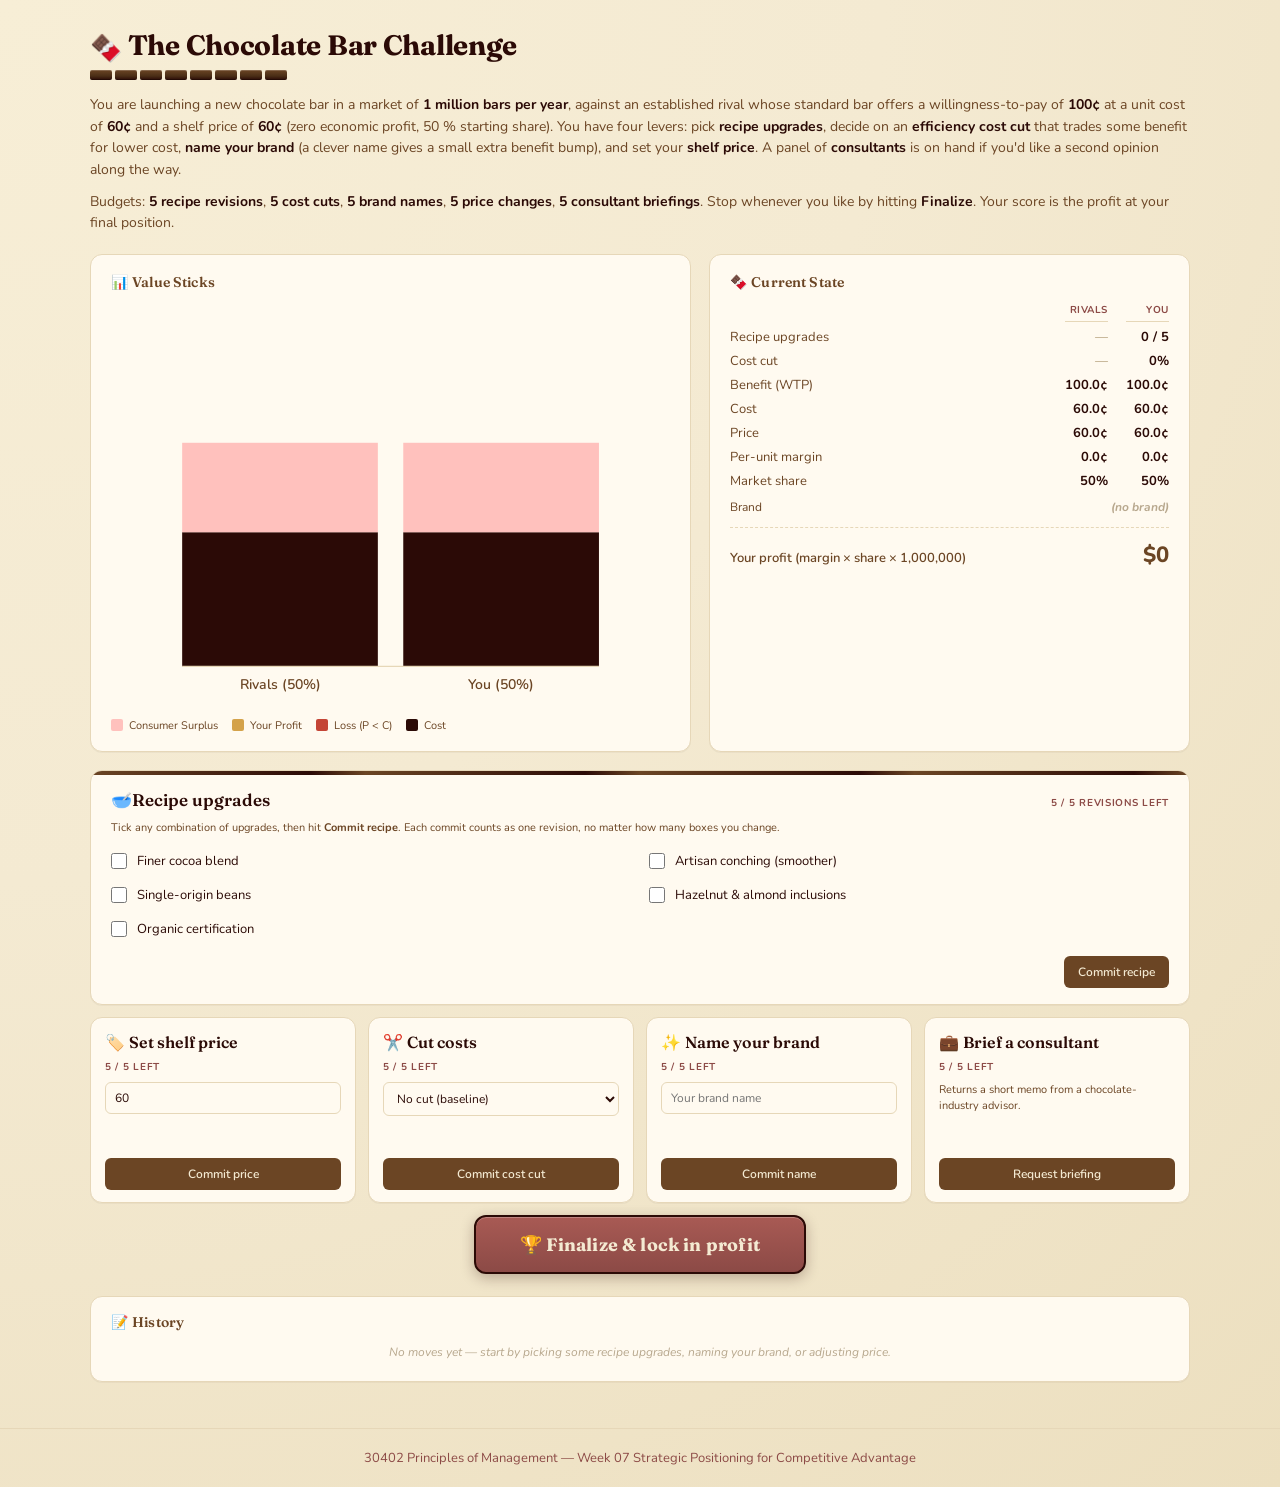
<file: chocolate_bar-challenge.html>
<!DOCTYPE html>
<html lang="en">
<head>
<meta charset="UTF-8">
<meta name="viewport" content="width=device-width, initial-scale=1.0">
<title>The Chocolate Bar Challenge</title>
<link rel="preconnect" href="https://fonts.googleapis.com">
<link rel="preconnect" href="https://fonts.gstatic.com" crossorigin>
<link href="https://fonts.googleapis.com/css2?family=Fraunces:ital,opsz,wght@0,9..144,500;0,9..144,600;0,9..144,700;0,9..144,800;1,9..144,500&family=Nunito:wght@400;600;700;800&display=swap" rel="stylesheet">
<style>
  *, *::before, *::after { box-sizing: border-box; margin: 0; padding: 0; }
  body {
    font-family: 'Nunito', system-ui, -apple-system, sans-serif;
    background:
      radial-gradient(circle at top left, #f7eed6 0%, #f4ead2 45%, #ecdfbf 100%);
    color: #2b0a06;
    min-height: 100vh;
    display: flex;
    flex-direction: column;
  }
  main { flex: 1; padding: 28px 24px; }
  .container { max-width: 1100px; margin: 0 auto; }
  h1 {
    font-family: 'Fraunces', 'Georgia', serif;
    font-size: 28px;
    font-weight: 700;
    margin-bottom: 6px;
    color: #2b0a06;
    letter-spacing: -0.01em;
    font-optical-sizing: auto;
  }
  h1 .emoji { font-size: 26px; margin-right: 6px; vertical-align: -2px; }
  .choco-bar {
    display: flex;
    gap: 3px;
    margin: 6px 0 14px;
  }
  .choco-bar span {
    width: 22px;
    height: 10px;
    border-radius: 2px;
    background: linear-gradient(180deg, #6b4524 0%, #4a2e16 60%, #2b0a06 100%);
    box-shadow: inset 0 1px 0 rgba(255,255,255,0.18), inset 0 -1px 0 rgba(0,0,0,0.25);
  }
  .subtitle { color: #6b4524; font-size: 14px; margin-bottom: 20px; line-height: 1.55; }
  .subtitle strong { color: #2b0a06; }

  .game-grid {
    display: grid;
    grid-template-columns: 1.25fr 1fr;
    gap: 18px;
    margin-bottom: 18px;
  }
  @media (max-width: 880px) { .game-grid { grid-template-columns: 1fr; } }

  .card {
    background: #fffaf0;
    border: 1px solid #e6d7b8;
    border-radius: 12px;
    padding: 18px 20px;
    box-shadow: 0 1px 0 rgba(43, 10, 6, 0.04);
  }
  .card h3 {
    font-family: 'Fraunces', 'Georgia', serif;
    font-size: 14px;
    font-weight: 600;
    color: #6b4524;
    letter-spacing: 0.01em;
    margin-bottom: 12px;
  }
  .card h3 .emoji { margin-right: 4px; }

  .chart-svg { display: block; width: 100%; height: auto; }

  .legend { display: flex; gap: 14px; margin-top: 8px; font-size: 11px; flex-wrap: wrap; }
  .legend .item { display: flex; align-items: center; gap: 6px; color: #6b4524; }
  .legend .sw { width: 12px; height: 12px; border-radius: 2px; }

  /* Stats table */
  .stats-grid {
    display: grid;
    grid-template-columns: 1fr auto auto;
    gap: 6px 18px;
    font-size: 13px;
    align-items: center;
  }
  .stats-grid .col-head {
    font-size: 10px;
    font-weight: 700;
    text-transform: uppercase;
    letter-spacing: 0.05em;
    color: #8c4a46;
    text-align: right;
    padding-bottom: 4px;
    border-bottom: 1px solid #e6d7b8;
  }
  .stats-grid .label { color: #6b4524; }
  .stats-grid .val {
    font-weight: 700;
    color: #2b0a06;
    text-align: right;
    font-variant-numeric: tabular-nums;
  }
  .stats-grid .val.muted { color: #c8b89a; }
  .stats-grid .brand-line {
    grid-column: 1 / -1;
    display: flex;
    justify-content: space-between;
    font-size: 12px;
    color: #6b4524;
    padding: 3px 0 0;
  }
  .stats-grid .brand-line .name {
    font-weight: 700;
    color: #8c4a46;
    font-style: italic;
  }
  .profit-row {
    grid-column: 1 / -1;
    display: flex;
    justify-content: space-between;
    align-items: baseline;
    padding-top: 12px;
    margin-top: 6px;
    border-top: 1px dashed #e6d7b8;
  }
  .profit-row .label { font-weight: 600; color: #6b4524; font-size: 13px; }
  .profit-row .val {
    font-size: 22px;
    color: #6b4524;
    font-weight: 800;
    font-variant-numeric: tabular-nums;
  }
  .profit-row .val.negative { color: #8c4a46; }

  /* Recipe card (wide, distinct) */
  .recipe-card {
    background: #fffaf0;
    border: 1px solid #e6d7b8;
    border-radius: 12px;
    padding: 18px 20px 16px;
    margin-bottom: 12px;
    box-shadow: 0 1px 0 rgba(43, 10, 6, 0.04);
    position: relative;
    overflow: hidden;
  }
  .recipe-card::before {
    content: "";
    position: absolute;
    top: 0; left: 0; right: 0;
    height: 4px;
    background:
      linear-gradient(90deg,
        #6b4524 0%, #2b0a06 20%, #6b4524 25%,
        #2b0a06 45%, #6b4524 50%, #2b0a06 70%,
        #6b4524 75%, #2b0a06 95%, #6b4524 100%);
  }
  .recipe-head {
    display: flex;
    justify-content: space-between;
    align-items: baseline;
    margin-bottom: 10px;
  }
  .recipe-head h4 {
    font-family: 'Fraunces', 'Georgia', serif;
    font-size: 17px;
    font-weight: 600;
    color: #2b0a06;
  }
  .recipe-head .budget {
    font-size: 10px;
    color: #8c4a46;
    font-weight: 700;
    text-transform: uppercase;
    letter-spacing: 0.07em;
  }
  .recipe-note {
    font-size: 11px;
    color: #6b4524;
    line-height: 1.45;
    margin-bottom: 12px;
  }
  .recipe-options {
    display: grid;
    grid-template-columns: repeat(2, 1fr);
    gap: 8px 18px;
    margin-bottom: 14px;
  }
  @media (max-width: 720px) {
    .recipe-options { grid-template-columns: 1fr; }
  }
  .recipe-options label {
    display: flex;
    align-items: center;
    gap: 10px;
    font-size: 13px;
    color: #2b0a06;
    cursor: pointer;
    padding: 4px 0;
    user-select: none;
  }
  .recipe-options input[type="checkbox"] {
    width: 16px; height: 16px;
    accent-color: #6b4524;
    cursor: pointer;
  }
  .recipe-options .opt-name { flex: 1; }
  .recipe-options .opt-effect {
    font-size: 11px;
    color: #8c4a46;
    font-variant-numeric: tabular-nums;
    white-space: nowrap;
  }
  .recipe-commit {
    display: flex;
    justify-content: flex-end;
  }
  .recipe-commit button {
    padding: 8px 14px;
    background: #6b4524;
    color: #f4ead2;
    border: none;
    border-radius: 6px;
    font-size: 12px;
    font-weight: 600;
    cursor: pointer;
    font-family: inherit;
  }
  .recipe-commit button:hover:not(:disabled) { background: #8c5a30; }
  .recipe-commit button:disabled { background: #e6d7b8; color: #b8a88e; cursor: not-allowed; }

  /* Small action cards row */
  .actions {
    display: grid;
    grid-template-columns: repeat(4, 1fr);
    gap: 12px;
    margin-bottom: 12px;
  }
  @media (max-width: 880px) { .actions { grid-template-columns: 1fr 1fr; } }

  .action-card {
    background: #fffaf0;
    border: 1px solid #e6d7b8;
    border-radius: 12px;
    padding: 14px 14px 12px;
    display: flex;
    flex-direction: column;
    gap: 8px;
    box-shadow: 0 1px 0 rgba(43, 10, 6, 0.04);
  }
  .action-card h4 {
    font-family: 'Fraunces', 'Georgia', serif;
    font-size: 16px;
    font-weight: 600;
    color: #2b0a06;
  }
  .action-card h4 .emoji { margin-right: 4px; }
  .budget {
    font-size: 10px;
    color: #8c4a46;
    font-weight: 700;
    text-transform: uppercase;
    letter-spacing: 0.07em;
  }
  .budget.depleted { color: #c8b89a; }
  .action-card .hint-text {
    font-size: 11px;
    color: #6b4524;
    line-height: 1.45;
  }
  .action-card .brand-feedback {
    font-size: 11px;
    color: #8c4a46;
    line-height: 1.45;
    font-style: italic;
    min-height: 28px;
  }
  .action-card input,
  .action-card select {
    width: 100%;
    padding: 7px 9px;
    border: 1px solid #e6d7b8;
    border-radius: 6px;
    font-size: 12px;
    font-family: inherit;
    color: #2b0a06;
    background: #fffaf0;
  }
  .action-card input[type="number"] { font-variant-numeric: tabular-nums; }
  .action-card input:focus, .action-card select:focus { outline: none; border-color: #8c4a46; }
  .action-card button {
    padding: 8px 10px;
    background: #6b4524;
    color: #f4ead2;
    border: none;
    border-radius: 6px;
    font-size: 12px;
    font-weight: 600;
    cursor: pointer;
    font-family: inherit;
    margin-top: auto;
  }
  .action-card button:hover:not(:disabled) { background: #8c5a30; }
  .action-card button:disabled { background: #e6d7b8; color: #b8a88e; cursor: not-allowed; }

  .finalize-bar {
    display: flex;
    justify-content: center;
    margin: 10px 0 22px;
  }
  .finalize-bar button {
    font-family: 'Fraunces', 'Georgia', serif;
    padding: 16px 44px;
    background: linear-gradient(180deg, #a85a54 0%, #8c4a46 100%);
    color: #f4ead2;
    border: 2px solid #2b0a06;
    border-radius: 12px;
    font-size: 18px;
    font-weight: 700;
    letter-spacing: 0.01em;
    cursor: pointer;
    box-shadow: 0 4px 14px rgba(43, 10, 6, 0.28), inset 0 1px 0 rgba(255,255,255,0.25);
    transition: transform 0.1s ease, box-shadow 0.15s ease, filter 0.15s ease;
  }
  .finalize-bar button:hover:not(:disabled) {
    filter: brightness(1.08);
    box-shadow: 0 6px 18px rgba(43, 10, 6, 0.38), inset 0 1px 0 rgba(255,255,255,0.3);
    transform: translateY(-1px);
  }
  .finalize-bar button:active:not(:disabled) {
    transform: translateY(1px);
    box-shadow: 0 2px 8px rgba(43, 10, 6, 0.28), inset 0 1px 0 rgba(255,255,255,0.2);
  }
  .finalize-bar button:disabled {
    background: #e6d7b8;
    color: #b8a88e;
    border-color: #d5c29c;
    box-shadow: none;
    cursor: not-allowed;
  }

  /* Confirmation modal */
  .modal-overlay {
    position: fixed;
    inset: 0;
    background: rgba(43, 10, 6, 0.55);
    backdrop-filter: blur(2px);
    display: flex;
    align-items: center;
    justify-content: center;
    z-index: 100;
    animation: modal-fade 0.18s ease-out;
  }
  @keyframes modal-fade {
    from { opacity: 0; }
    to   { opacity: 1; }
  }
  .modal {
    background: #f4ead2;
    border: 1px solid #e6d7b8;
    border-radius: 14px;
    padding: 26px 28px 22px;
    max-width: 440px;
    width: calc(100% - 32px);
    box-shadow: 0 20px 50px rgba(43, 10, 6, 0.35);
    text-align: center;
    animation: modal-pop 0.22s ease-out;
  }
  @keyframes modal-pop {
    from { opacity: 0; transform: translateY(-6px) scale(0.98); }
    to   { opacity: 1; transform: translateY(0) scale(1); }
  }
  .modal h3 {
    font-family: 'Fraunces', 'Georgia', serif;
    font-size: 20px;
    font-weight: 700;
    color: #2b0a06;
    margin-bottom: 10px;
  }
  .modal p {
    font-size: 14px;
    color: #6b4524;
    line-height: 1.55;
    margin-bottom: 20px;
  }
  .modal-buttons {
    display: flex;
    gap: 12px;
    justify-content: center;
  }
  .modal-buttons button {
    font-family: inherit;
    padding: 10px 20px;
    border-radius: 8px;
    font-size: 14px;
    font-weight: 700;
    cursor: pointer;
    border: none;
  }
  .modal-buttons .cancel {
    background: #fffaf0;
    color: #6b4524;
    border: 1px solid #e6d7b8;
  }
  .modal-buttons .cancel:hover { background: #f7eed6; }
  .modal-buttons .confirm {
    background: linear-gradient(180deg, #a85a54 0%, #8c4a46 100%);
    color: #f4ead2;
    border: 2px solid #2b0a06;
  }
  .modal-buttons .confirm:hover { filter: brightness(1.08); }

  .consultant {
    background: #f4ead2;
    border: 1px solid #e6d7b8;
    border-radius: 12px;
    padding: 16px 22px;
    margin-bottom: 18px;
    line-height: 1.6;
  }
  .consultant.empty { display: none; }
  .consultant .who {
    font-size: 10px;
    font-weight: 700;
    text-transform: uppercase;
    letter-spacing: 0.07em;
    color: #8c4a46;
    margin-bottom: 6px;
  }
  .consultant blockquote {
    font-style: italic;
    color: #2b0a06;
    font-size: 14px;
    border-left: 3px solid #8c4a46;
    padding-left: 14px;
  }

  .history {
    background: #fffaf0;
    border: 1px solid #e6d7b8;
    border-radius: 12px;
    padding: 16px 20px;
    margin-bottom: 18px;
    box-shadow: 0 1px 0 rgba(43, 10, 6, 0.04);
  }
  .history h3 {
    font-family: 'Fraunces', 'Georgia', serif;
    font-size: 14px;
    font-weight: 600;
    color: #6b4524;
    letter-spacing: 0.01em;
    margin-bottom: 8px;
  }
  .history h3 .emoji { margin-right: 4px; }
  .history ol {
    list-style: none;
    padding: 0;
    font-size: 12px;
    color: #2b0a06;
    max-height: 200px;
    overflow-y: auto;
  }
  .history li {
    padding: 5px 0;
    display: flex;
    gap: 12px;
    align-items: baseline;
    border-bottom: 1px solid #f0e4c7;
  }
  .history li:last-child { border-bottom: none; }
  .history .empty-row { justify-content: center; color: #b8a88e; font-style: italic; }
  .history .move-num { color: #8c4a46; font-weight: 700; width: 28px; }
  .history .move-desc { flex: 1; }
  .history .move-profit {
    font-weight: 700;
    color: #6b4524;
    font-variant-numeric: tabular-nums;
  }
  .history .move-profit.muted { color: #b8a88e; font-weight: 500; font-style: italic; }

  .final-screen {
    background: #f4ead2;
    border: 2px solid #8c4a46;
    border-radius: 14px;
    padding: 26px 24px 24px;
    margin-bottom: 22px;
    text-align: center;
    box-shadow: 0 4px 18px rgba(43, 10, 6, 0.14);
    animation: final-reveal 0.4s ease-out;
  }
  @keyframes final-reveal {
    from { opacity: 0; transform: translateY(-8px); }
    to   { opacity: 1; transform: translateY(0); }
  }
  .final-screen h2 {
    font-family: 'Fraunces', 'Georgia', serif;
    font-size: 24px;
    font-weight: 700;
    color: #2b0a06;
    margin-bottom: 6px;
  }
  .final-screen .final-profit {
    font-size: 40px;
    font-weight: 800;
    color: #6b4524;
    margin: 6px 0 10px;
    font-variant-numeric: tabular-nums;
  }
  .final-screen .final-profit.negative { color: #8c4a46; }
  .final-screen .sub { font-size: 13px; color: #6b4524; line-height: 1.55; }
  .final-screen .sub + .sub { margin-top: 6px; }
  .final-screen .restart {
    margin-top: 16px;
    padding: 10px 22px;
    background: #8c4a46;
    color: #f4ead2;
    border: none;
    border-radius: 8px;
    font-weight: 700;
    font-size: 13px;
    cursor: pointer;
    font-family: inherit;
  }
  .final-screen .restart:hover { background: #a85a54; }

  footer {
    text-align: center;
    padding: 20px 24px;
    font-size: 13px;
    color: #8c4a46;
    border-top: 1px solid #e6d7b8;
  }

  .firm-label { font-size: 11px; fill: #6b4524; font-weight: 600; font-family: inherit; }
  .ax-tick { stroke: #e6d7b8; stroke-width: 1; }
</style>
</head>
<body>

<main>
  <div class="container">
    <h1><span class="emoji">&#127851;</span>The Chocolate Bar Challenge</h1>
    <div class="choco-bar" aria-hidden="true">
      <span></span><span></span><span></span><span></span><span></span><span></span><span></span><span></span>
    </div>
    <p class="subtitle">
      You are launching a new chocolate bar in a market of <strong>1&nbsp;million bars per year</strong>, against an established rival whose standard bar offers a willingness-to-pay of <strong>100&cent;</strong> at a unit cost of <strong>60&cent;</strong> and a shelf price of <strong>60&cent;</strong> (zero economic profit, 50&nbsp;% starting share). You have four levers: pick <strong>recipe upgrades</strong>, decide on an <strong>efficiency cost cut</strong> that trades some benefit for lower cost, <strong>name your brand</strong> (a clever name gives a small extra benefit bump), and set your <strong>shelf price</strong>. A panel of <strong>consultants</strong> is on hand if you'd like a second opinion along the way.
    </p>
    <p class="subtitle" style="margin-top:-10px;">
      Budgets: <strong>5 recipe revisions</strong>, <strong>5 cost cuts</strong>, <strong>5 brand names</strong>, <strong>5 price changes</strong>, <strong>5 consultant briefings</strong>. Stop whenever you like by hitting <strong>Finalize</strong>. Your score is the profit at your final position.
    </p>

    <div id="final-screen-slot"></div>

    <div class="game-grid">
      <div class="card">
        <h3><span class="emoji">&#128202;</span>Value Sticks</h3>
        <svg class="chart-svg" viewBox="0 0 440 320" id="chart"></svg>
        <div class="legend">
          <div class="item"><div class="sw" style="background:#ffc1bd"></div>Consumer Surplus</div>
          <div class="item"><div class="sw" style="background:#d4a24a"></div>Your Profit</div>
          <div class="item"><div class="sw" style="background:#c44536"></div>Loss (P &lt; C)</div>
          <div class="item"><div class="sw" style="background:#2b0a06"></div>Cost</div>
        </div>
      </div>
      <div class="card">
        <h3><span class="emoji">&#127851;</span>Current State</h3>
        <div class="stats-grid" id="stats-grid"></div>
      </div>
    </div>

    <div class="recipe-card">
      <div class="recipe-head">
        <h4><span class="emoji">&#129379;</span>Recipe upgrades</h4>
        <div class="budget" id="budget-recipe">5 / 5 revisions left</div>
      </div>
      <div class="recipe-note">
        Tick any combination of upgrades, then hit <strong>Commit recipe</strong>. Each commit counts as one revision, no matter how many boxes you change.
      </div>
      <div class="recipe-options" id="recipe-options"></div>
      <div class="recipe-commit">
        <button id="btn-recipe">Commit recipe</button>
      </div>
    </div>

    <div class="actions">
      <div class="action-card">
        <h4><span class="emoji">&#127991;&#65039;</span>Set shelf price</h4>
        <div class="budget" id="budget-price">5 / 5 left</div>
        <input type="number" id="input-price" step="1" min="0" max="150" value="60">
        <button id="btn-price">Commit price</button>
      </div>
      <div class="action-card">
        <h4><span class="emoji">&#9986;&#65039;</span>Cut costs</h4>
        <div class="budget" id="budget-costcut">5 / 5 left</div>
        <select id="input-costcut">
          <option value="0">No cut (baseline)</option>
          <option value="5">&minus;5 % cost &middot; &minus;2.5 % benefit</option>
          <option value="10">&minus;10 % cost &middot; &minus;5 % benefit</option>
          <option value="15">&minus;15 % cost &middot; &minus;7.5 % benefit</option>
          <option value="20">&minus;20 % cost &middot; &minus;10 % benefit</option>
          <option value="25">&minus;25 % cost &middot; &minus;12.5 % benefit</option>
          <option value="30">&minus;30 % cost &middot; &minus;15 % benefit</option>
        </select>
        <button id="btn-costcut">Commit cost cut</button>
      </div>
      <div class="action-card">
        <h4><span class="emoji">&#10024;</span>Name your brand</h4>
        <div class="budget" id="budget-brand">5 / 5 left</div>
        <input type="text" id="input-brand" maxlength="40" placeholder="Your brand name">
        <div class="brand-feedback" id="brand-feedback">&nbsp;</div>
        <button id="btn-brand">Commit name</button>
      </div>
      <div class="action-card">
        <h4><span class="emoji">&#128188;</span>Brief a consultant</h4>
        <div class="budget" id="budget-hint">5 / 5 left</div>
        <div class="hint-text">Returns a short memo from a chocolate-industry advisor.</div>
        <button id="btn-hint">Request briefing</button>
      </div>
    </div>

    <div class="finalize-bar">
      <button id="btn-finalize">&#127942; Finalize &amp; lock in profit</button>
    </div>

    <div id="confirm-overlay" class="modal-overlay" style="display:none;" role="dialog" aria-modal="true" aria-labelledby="confirm-title">
      <div class="modal">
        <h3 id="confirm-title">Lock in your profit?</h3>
        <p>
          This will end the game and freeze your final score. Any unused revisions, cost cuts, price changes, brand names, or consultant briefings will be forfeited.
        </p>
        <div class="modal-buttons">
          <button type="button" class="cancel" id="btn-cancel-finalize">Go back</button>
          <button type="button" class="confirm" id="btn-confirm-finalize">Yes, lock it in</button>
        </div>
      </div>
    </div>

    <div class="consultant empty" id="consultant">
      <div class="who" id="consultant-who"></div>
      <blockquote id="consultant-text"></blockquote>
    </div>

    <div class="history">
      <h3><span class="emoji">&#128221;</span>History</h3>
      <ol id="history-list"></ol>
    </div>
  </div>
</main>

<footer>30402 Principles of Management &mdash; Week 07 Strategic Positioning for Competitive Advantage</footer>

<script>
  // ===================================================================
  // Recipe upgrade catalogue (transparent, shown to the player)
  // ===================================================================
  const UPGRADES = [
    { key: 'cocoa',   name: 'Finer cocoa blend',            benefit: 5, cost: 3 },
    { key: 'conch',   name: 'Artisan conching (smoother)',  benefit: 4, cost: 2 },
    { key: 'origin',  name: 'Single-origin beans',          benefit: 3, cost: 5 },
    { key: 'nuts',    name: 'Hazelnut &amp; almond inclusions', benefit: 2, cost: 4 },
    { key: 'organic', name: 'Organic certification',        benefit: 2, cost: 5 }
  ];

  // ===================================================================
  // Hidden model
  // ===================================================================
  const RIVAL = { benefit: 100, cost: 60, price: 60 };
  const EPSILON = 0.20;              // elasticity (raised so undercutting pays)
  const BENEFIT_PENALTY_RATIO = 0.5; // cost-cut 2:1 trade-off
  const MARKET_SIZE = 1000000;   // 1 million chocolate bars in the market

  function hiddenShare(benefit, price) {
    const csGap = (benefit - price) - (RIVAL.benefit - RIVAL.price);
    return 1 / (1 + Math.exp(-EPSILON * csGap));
  }

  // ===================================================================
  // Brand-name heuristic (deterministic, intentionally silly)
  // ===================================================================
  function brandBoost(name) {
    if (!name) return { score: 0, tier: 0 };
    const n = name.trim();
    if (!n) return { score: 0, tier: 0 };
    const lower = n.toLowerCase();
    const letters = n.replace(/[^A-Za-zÀ-ÿ]/g, '').length;
    let score = 0;

    // Length sweet spot (punchy)
    if (letters >= 6 && letters <= 10) score += 0.5;

    // Premium keyword cues
    const keywords = [
      'gold','noir','grand','luxe','artisan','pure','divin','maison',
      'cacao','cocoa','nobl','rare','origin','signature','royal','cru',
      'prem','vintage','reserve','legacy','single','craft'
    ];
    if (keywords.some(k => lower.includes(k))) score += 1;

    // Exotic letters (X, Z, Q)
    if (/[xzq]/i.test(lower)) score += 0.5;

    // Accented letters (French / Italian flair)
    if (/[àâéèêëîïôöùûüÿçñ]/i.test(n)) score += 0.5;

    // Multi-word composition
    if (n.split(/\s+/).filter(Boolean).length >= 2) score += 0.5;

    // Ampersand or apostrophe
    if (/[&'’]/.test(n)) score += 0.5;

    // Cap at 3 points (much smaller than before)
    score = Math.max(0, Math.min(3, score));

    // Map to a 5-tier quality bucket for feedback
    let tier;
    if (score <= 0)        tier = 0;
    else if (score <= 0.5) tier = 1;
    else if (score <= 1.5) tier = 2;
    else if (score <= 2.5) tier = 3;
    else                   tier = 4;

    return { score, tier };
  }

  // Graduated brand reactions — two variants per tier, picked deterministically
  const BRAND_REACTIONS = [
    ['Forgettable.',      'Nothing special.'],
    ['Passable.',         'It\u2019ll do.'],
    ['Decent pick.',      'Not bad at all.'],
    ['Nice choice!',      'That works nicely.'],
    ['Great name!',       'Really catchy pick!']
  ];
  function brandReaction(tier, name) {
    const bucket = BRAND_REACTIONS[tier] || BRAND_REACTIONS[0];
    const idx = (name ? name.length : 0) % bucket.length;
    return bucket[idx];
  }

  // ===================================================================
  // Consultant memos (fixed order, chocolate-industry, readable tone)
  // ===================================================================
  const HINTS = [
    {
      who: 'Cocoa Craft Advisory',
      text: 'Consumer loyalty in packaged chocolate is softer than most brand managers assume. Shoppers will switch bars when they see a clear reason &mdash; a better recipe, a better price, or both. Your positioning really does move market share, so the game is worth playing.'
    },
    {
      who: 'Bonbon Insights Group',
      text: 'Sensory-panel research across dozens of bar formats shows a consistent pattern: upgrading the recipe adds real perceived value, but every upgrade also pulls your cost up. Not every fancy ingredient is worth the margin it eats. Choose the upgrades whose benefit-to-cost ratio actually beats the simple ones.'
    },
    {
      who: 'Truffle &amp; Partners',
      text: 'Cutting costs while preserving perceived quality is the holy grail of the category. With the trade-off you are facing (each percent of cost saved shaves half a percent off benefit), cost cuts are a real margin lever &mdash; they free up room to price aggressively, which matters more than it looks in a deal-sensitive market.'
    },
    {
      who: 'Criollo Strategy',
      text: 'Shoppers in this category are notably deal-sensitive. A clear consumer-surplus edge over the leading incumbent &mdash; whether through a lower price, a better recipe, or both &mdash; pulls share across briskly. Even a modest undercut at the till can swing a meaningful slice of the market when your cost structure allows it.'
    },
    {
      who: 'Praline Capital Consulting',
      text: 'Having benchmarked the winning players in packaged chocolate, our view is that the profitable strategies involve meaningful but not extreme recipe upgrades paired with disciplined pricing. Gold-plated bars tend to price themselves out of the shelf. A middling upgrade set with a smart price tends to capture the most value in this market.'
    }
  ];

  // ===================================================================
  // State
  // ===================================================================
  let state;
  function initialState() {
    const upgrades = {};
    UPGRADES.forEach(u => { upgrades[u.key] = false; });
    return {
      upgrades: upgrades,       // committed recipe
      staged: { ...upgrades },  // checkbox UI state (not yet committed)
      costCut: 0,
      price: 60,
      brandName: '',
      brandScore: 0,
      brandTier: 0,
      priceLeft: 5,
      recipeLeft: 5,
      costCutLeft: 5,
      brandLeft: 5,
      hintLeft: 5,
      hintsGiven: 0,
      finalized: false,
      history: [],
      lastHint: null
    };
  }

  function core() {
    let upBenefit = 0, upCost = 0;
    UPGRADES.forEach(u => {
      if (state.upgrades[u.key]) { upBenefit += u.benefit; upCost += u.cost; }
    });
    const B_raw = 100 + upBenefit;
    const C_raw = 60 + upCost;
    const r = state.costCut / 100;
    const B_afterCut = B_raw * (1 - BENEFIT_PENALTY_RATIO * r);
    const C_afterCut = C_raw * (1 - r);
    const B = B_afterCut + state.brandScore;
    const C = C_afterCut;
    const share = hiddenShare(B, state.price);
    const margin = state.price - C;
    const profit = margin * share * MARKET_SIZE;
    return { B_raw, C_raw, B, C, share, margin, profit };
  }

  // ===================================================================
  // SVG chart
  // ===================================================================
  const W = 440, H = 320;
  const PAD_L = 56, PAD_R = 56, PAD_T = 22, PAD_B = 34;
  const CHART_W = W - PAD_L - PAD_R;
  const CHART_H = H - PAD_T - PAD_B;
  const Y_MAX = 150;
  const BAR_GAP = 20;
  const COLORS = { cost: '#2b0a06', profit: '#d4a24a', cs: '#ffc1bd', loss: '#c44536' };

  function yScale(v) {
    return PAD_T + CHART_H - (Math.max(0, v) / Y_MAX) * CHART_H;
  }

  function renderChart() {
    const svg = document.getElementById('chart');
    const c = core();
    const rivalShare = 1 - c.share;
    const playerShare = c.share;
    const barAreaW = CHART_W - BAR_GAP;
    const rivalW = Math.max(2, rivalShare * barAreaW);
    const playerW = Math.max(2, playerShare * barAreaW);
    const rivalX = PAD_L;
    const playerX = rivalX + rivalW + BAR_GAP;
    const y0 = yScale(0);

    const parts = [];

    const yCostR = yScale(RIVAL.cost);
    const yBenR  = yScale(RIVAL.benefit);
    parts.push(`<rect x="${rivalX}" y="${yCostR}" width="${rivalW}" height="${y0 - yCostR}" fill="${COLORS.cost}"/>`);
    parts.push(`<rect x="${rivalX}" y="${yBenR}"  width="${rivalW}" height="${yCostR - yBenR}" fill="${COLORS.cs}"/>`);
    parts.push(`<text x="${rivalX + rivalW/2}" y="${y0 + 18}" text-anchor="middle" class="firm-label">Rivals (${Math.round(rivalShare*100)}%)</text>`);

    const yCostP  = yScale(c.C);
    const yBenP   = yScale(Math.max(c.B, state.price));
    const yPriceP = yScale(state.price);

    // Cost bar (0 to C) — always drawn in the cost colour
    parts.push(`<rect x="${playerX}" y="${yCostP}" width="${playerW}" height="${y0 - yCostP}" fill="${COLORS.cost}"/>`);
    if (state.price >= c.C) {
      // Profit region: from C up to P
      parts.push(`<rect x="${playerX}" y="${yPriceP}" width="${playerW}" height="${yCostP - yPriceP}" fill="${COLORS.profit}"/>`);
      // Consumer surplus: from P up to B
      if (c.B > state.price) {
        parts.push(`<rect x="${playerX}" y="${yBenP}" width="${playerW}" height="${yPriceP - yBenP}" fill="${COLORS.cs}"/>`);
      }
    } else {
      // Loss case: price is below cost.
      // Draw CS first (from B down to P), then overlay the loss slice
      // (from C down to P) so the three bands render as:
      //   0..P = cost, P..C = loss, C..B = CS
      if (c.B > state.price) {
        parts.push(`<rect x="${playerX}" y="${yBenP}" width="${playerW}" height="${yPriceP - yBenP}" fill="${COLORS.cs}"/>`);
      }
      parts.push(`<rect x="${playerX}" y="${yCostP}" width="${playerW}" height="${yPriceP - yCostP}" fill="${COLORS.loss}"/>`);
    }
    parts.push(`<text x="${playerX + playerW/2}" y="${y0 + 18}" text-anchor="middle" class="firm-label">You (${Math.round(playerShare*100)}%)</text>`);
    parts.push(`<line x1="${PAD_L}" y1="${y0}" x2="${PAD_L + CHART_W}" y2="${y0}" class="ax-tick"/>`);

    svg.innerHTML = parts.join('');
  }

  // ===================================================================
  // Stats
  // ===================================================================
  function renderStats() {
    const c = core();
    const el = document.getElementById('stats-grid');
    const profitClass = c.profit < 0 ? 'val negative' : 'val';
    const numUpgrades = UPGRADES.filter(u => state.upgrades[u.key]).length;
    const brandLine = state.brandName
      ? `&ldquo;${escapeHtml(state.brandName)}&rdquo; (+${state.brandScore.toFixed(1)})`
      : '<span style="color:#b8a88e;">(no brand)</span>';
    el.innerHTML = `
      <div></div>
      <div class="col-head">Rivals</div>
      <div class="col-head">You</div>

      <div class="label">Recipe upgrades</div>
      <div class="val muted">&mdash;</div>
      <div class="val">${numUpgrades} / ${UPGRADES.length}</div>

      <div class="label">Cost cut</div>
      <div class="val muted">&mdash;</div>
      <div class="val">${state.costCut}%</div>

      <div class="label">Benefit (WTP)</div>
      <div class="val">${RIVAL.benefit.toFixed(1)}&cent;</div>
      <div class="val">${c.B.toFixed(1)}&cent;</div>

      <div class="label">Cost</div>
      <div class="val">${RIVAL.cost.toFixed(1)}&cent;</div>
      <div class="val">${c.C.toFixed(1)}&cent;</div>

      <div class="label">Price</div>
      <div class="val">${RIVAL.price.toFixed(1)}&cent;</div>
      <div class="val">${Number(state.price).toFixed(1)}&cent;</div>

      <div class="label">Per-unit margin</div>
      <div class="val">0.0&cent;</div>
      <div class="val">${c.margin.toFixed(1)}&cent;</div>

      <div class="label">Market share</div>
      <div class="val">${Math.round((1-c.share)*100)}%</div>
      <div class="val">${Math.round(c.share*100)}%</div>

      <div class="brand-line">
        <span>Brand</span>
        <span class="name">${brandLine}</span>
      </div>

      <div class="profit-row">
        <div class="label">Your profit (margin &times; share &times; 1,000,000)</div>
        <div class="${profitClass}">${formatProfit(c.profit)}</div>
      </div>
    `;
  }

  function escapeHtml(s) {
    return String(s).replace(/[&<>"']/g, ch => ({ '&':'&amp;','<':'&lt;','>':'&gt;','"':'&quot;',"'":'&#39;' }[ch]));
  }

  // Profit is computed in cents (margin in cents x units sold).
  // Display total profit in dollars with thousands separators.
  function formatProfit(cents) {
    const dollars = cents / 100;
    const sign = dollars < 0 ? '-' : '';
    return sign + '$' + Math.round(Math.abs(dollars)).toLocaleString();
  }

  // ===================================================================
  // Recipe checkbox rendering
  // ===================================================================
  function renderRecipeOptions() {
    const el = document.getElementById('recipe-options');
    el.innerHTML = UPGRADES.map(u => `
      <label>
        <input type="checkbox" data-key="${u.key}" ${state.staged[u.key] ? 'checked' : ''} ${state.finalized ? 'disabled' : ''}>
        <span class="opt-name">${u.name}</span>
      </label>
    `).join('');
    el.querySelectorAll('input[type="checkbox"]').forEach(cb => {
      cb.addEventListener('change', (e) => {
        const k = e.target.dataset.key;
        state.staged[k] = e.target.checked;
      });
    });
  }

  // ===================================================================
  // Budgets / buttons
  // ===================================================================
  function renderBudgets() {
    function set(id, n, suffix) {
      const el = document.getElementById(id);
      el.textContent = `${n} / 5 ${suffix || 'left'}`;
      el.classList.toggle('depleted', n <= 0);
    }
    set('budget-price',   state.priceLeft);
    set('budget-recipe',  state.recipeLeft, 'revisions left');
    set('budget-costcut', state.costCutLeft);
    set('budget-brand',   state.brandLeft);
    set('budget-hint',    state.hintLeft);

    document.getElementById('btn-price').disabled    = state.priceLeft   <= 0 || state.finalized;
    document.getElementById('btn-recipe').disabled   = state.recipeLeft  <= 0 || state.finalized;
    document.getElementById('btn-costcut').disabled  = state.costCutLeft <= 0 || state.finalized;
    document.getElementById('btn-brand').disabled    = state.brandLeft   <= 0 || state.finalized;
    document.getElementById('btn-hint').disabled     = state.hintLeft    <= 0 || state.finalized || state.hintsGiven >= HINTS.length;
    document.getElementById('btn-finalize').disabled = state.finalized;

    document.getElementById('input-price').disabled   = state.finalized;
    document.getElementById('input-costcut').disabled = state.finalized;
    document.getElementById('input-brand').disabled   = state.finalized;
  }

  // ===================================================================
  // History
  // ===================================================================
  function renderHistory() {
    const ol = document.getElementById('history-list');
    if (state.history.length === 0) {
      ol.innerHTML = '<li class="empty-row">No moves yet &mdash; start by picking some recipe upgrades, naming your brand, or adjusting price.</li>';
      return;
    }
    ol.innerHTML = state.history.map((h, i) => {
      const profitCell = h.profit === null
        ? '<span class="move-profit muted">&mdash;</span>'
        : `<span class="move-profit">${formatProfit(h.profit)}</span>`;
      return `<li>
        <span class="move-num">#${i+1}</span>
        <span class="move-desc">${h.desc}</span>
        ${profitCell}
      </li>`;
    }).join('');
  }

  // ===================================================================
  // Consultant memo
  // ===================================================================
  function renderConsultant() {
    const el = document.getElementById('consultant');
    if (!state.lastHint) { el.classList.add('empty'); return; }
    el.classList.remove('empty');
    document.getElementById('consultant-who').innerHTML = `&#128188; Memo #${state.hintsGiven} &mdash; ${state.lastHint.who}`;
    document.getElementById('consultant-text').innerHTML = state.lastHint.text;
  }

  // ===================================================================
  // Brand feedback card
  // ===================================================================
  function renderBrandFeedback() {
    const el = document.getElementById('brand-feedback');
    if (!state.brandName) {
      el.innerHTML = '&nbsp;';
      return;
    }
    const reaction = brandReaction(state.brandTier, state.brandName);
    el.innerHTML = `&ldquo;${escapeHtml(state.brandName)}&rdquo; &rarr; <strong>${reaction}</strong>`;
  }

  // ===================================================================
  // Final screen
  // ===================================================================
  const TARGET_PROFIT = 5000000; // cents (= $50,000)

  function renderFinalScreen() {
    const slot = document.getElementById('final-screen-slot');
    if (!state.finalized) { slot.innerHTML = ''; return; }
    const c = core();
    const profitClass = c.profit < 0 ? 'final-profit negative' : 'final-profit';
    const upgradeNames = UPGRADES.filter(u => state.upgrades[u.key]).map(u => u.name).join(', ') || '(none)';
    slot.innerHTML = `
      <div class="final-screen">
        <h2>&#127851; Final profit</h2>
        <div class="${profitClass}">${formatProfit(c.profit)}</div>
        <div class="sub">
          Brand: <strong>${state.brandName ? escapeHtml(state.brandName) : '(unnamed)'}</strong>${state.brandName ? ` (+${state.brandScore.toFixed(1)})` : ''}<br>
          Recipe: <strong>${upgradeNames}</strong><br>
          Cost cut <strong>${state.costCut}%</strong> &middot; Benefit <strong>${c.B.toFixed(1)}&cent;</strong> &middot; Cost <strong>${c.C.toFixed(1)}&cent;</strong> &middot; Price <strong>${Number(state.price).toFixed(1)}&cent;</strong> &middot; Share <strong>${(c.share*100).toFixed(1)}%</strong>
        </div>
        <div class="sub">
          A well-optimised strategy in this game tops out around <strong>${formatProfit(TARGET_PROFIT)}</strong>. How close did you get?
        </div>
        <button class="restart" id="btn-restart">Play again</button>
      </div>
    `;
    document.getElementById('btn-restart').addEventListener('click', resetGame);
  }

  // ===================================================================
  // Orchestrator
  // ===================================================================
  function render() {
    renderChart();
    renderStats();
    renderBudgets();
    renderHistory();
    renderConsultant();
    renderBrandFeedback();
    renderFinalScreen();
  }

  function checkAutoEnd() {
    if (state.priceLeft <= 0 && state.recipeLeft <= 0 && state.costCutLeft <= 0 && state.brandLeft <= 0 && state.hintLeft <= 0) {
      if (!state.finalized) {
        state.finalized = true;
        setTimeout(() => window.scrollTo({ top: 0, behavior: 'smooth' }), 60);
      }
    }
  }

  // ===================================================================
  // Actions
  // ===================================================================
  function commitPrice() {
    if (state.priceLeft <= 0 || state.finalized) return;
    const raw = parseFloat(document.getElementById('input-price').value);
    if (isNaN(raw)) return;
    const v = Math.max(0, Math.min(250, raw));
    state.price = v;
    state.priceLeft--;
    const c = core();
    state.history.push({ desc: `Set price to <strong>${Number(v).toFixed(1)}&cent;</strong>`, profit: c.profit });
    checkAutoEnd();
    render();
  }

  function commitRecipe() {
    if (state.recipeLeft <= 0 || state.finalized) return;
    // Snapshot staged state as committed
    state.upgrades = { ...state.staged };
    state.recipeLeft--;
    const numOn = UPGRADES.filter(u => state.upgrades[u.key]).length;
    const c = core();
    const names = UPGRADES.filter(u => state.upgrades[u.key]).map(u => u.name.replace(/&amp;/g,'&')).join(', ') || '(no upgrades)';
    state.history.push({ desc: `Committed recipe: <strong>${numOn}</strong> upgrade${numOn === 1 ? '' : 's'} &mdash; ${names}`, profit: c.profit });
    checkAutoEnd();
    render();
  }

  function commitCostCut() {
    if (state.costCutLeft <= 0 || state.finalized) return;
    const v = parseInt(document.getElementById('input-costcut').value, 10);
    if (isNaN(v)) return;
    state.costCut = v;
    state.costCutLeft--;
    const c = core();
    state.history.push({ desc: `Set cost cut to <strong>${v}%</strong>`, profit: c.profit });
    checkAutoEnd();
    render();
  }

  function commitBrand() {
    if (state.brandLeft <= 0 || state.finalized) return;
    const raw = document.getElementById('input-brand').value;
    const name = raw.trim().slice(0, 40);
    if (!name) return;
    const { score, tier } = brandBoost(name);
    state.brandName = name;
    state.brandScore = score;
    state.brandTier = tier;
    state.brandLeft--;
    const c = core();
    state.history.push({ desc: `Brand name: <strong>&ldquo;${escapeHtml(name)}&rdquo;</strong> &mdash; ${brandReaction(tier, name)}`, profit: c.profit });
    checkAutoEnd();
    render();
  }

  function requestHint() {
    if (state.hintLeft <= 0 || state.finalized) return;
    if (state.hintsGiven >= HINTS.length) return;
    state.lastHint = HINTS[state.hintsGiven];
    state.hintsGiven++;
    state.hintLeft--;
    state.history.push({ desc: `Consulted <strong>${state.lastHint.who}</strong> (memo #${state.hintsGiven})`, profit: null });
    checkAutoEnd();
    render();
  }

  function finalize() {
    state.finalized = true;
    hideFinalizeConfirm();
    render();
    window.scrollTo({ top: 0, behavior: 'smooth' });
  }

  function showFinalizeConfirm() {
    if (state.finalized) return;
    document.getElementById('confirm-overlay').style.display = 'flex';
  }
  function hideFinalizeConfirm() {
    document.getElementById('confirm-overlay').style.display = 'none';
  }

  function resetGame() {
    state = initialState();
    document.getElementById('input-price').value = state.price;
    document.getElementById('input-costcut').value = state.costCut;
    document.getElementById('input-brand').value = '';
    renderRecipeOptions();
    render();
  }

  // ===================================================================
  // Wire up
  // ===================================================================
  document.getElementById('btn-price').addEventListener('click', commitPrice);
  document.getElementById('btn-recipe').addEventListener('click', commitRecipe);
  document.getElementById('btn-costcut').addEventListener('click', commitCostCut);
  document.getElementById('btn-brand').addEventListener('click', commitBrand);
  document.getElementById('btn-hint').addEventListener('click', requestHint);
  document.getElementById('btn-finalize').addEventListener('click', showFinalizeConfirm);
  document.getElementById('btn-confirm-finalize').addEventListener('click', finalize);
  document.getElementById('btn-cancel-finalize').addEventListener('click', hideFinalizeConfirm);
  document.getElementById('confirm-overlay').addEventListener('click', (e) => {
    if (e.target.id === 'confirm-overlay') hideFinalizeConfirm();
  });
  document.addEventListener('keydown', (e) => {
    if (e.key === 'Escape') hideFinalizeConfirm();
  });

  state = initialState();
  renderRecipeOptions();
  render();
</script>
</body>
</html>
</file>
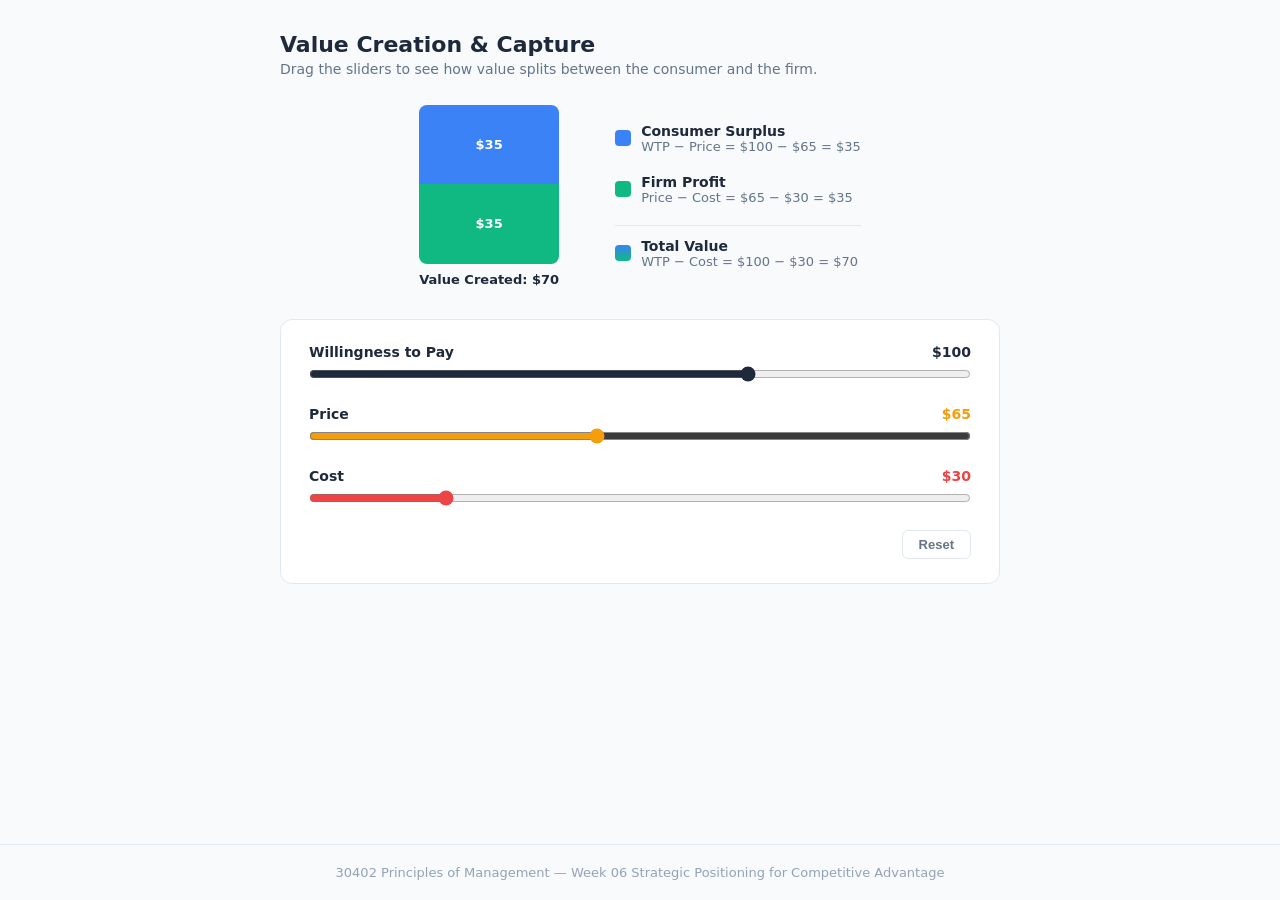
<file: value-split.html>
<!DOCTYPE html>
<html lang="en">
<head>
<meta charset="UTF-8">
<meta name="viewport" content="width=device-width, initial-scale=1.0">
<title>Value Creation &amp; Capture</title>
<style>
  *, *::before, *::after { box-sizing: border-box; margin: 0; padding: 0; }
  body {
    font-family: 'Inter', system-ui, -apple-system, sans-serif;
    background: #f8fafc;
    color: #1e293b;
    min-height: 100vh;
    display: flex;
    flex-direction: column;
  }
  main { flex: 1; padding: 32px 24px; }
  .container { max-width: 720px; margin: 0 auto; }
  h1 { font-size: 22px; font-weight: 700; margin-bottom: 4px; }
  .subtitle { color: #64748b; font-size: 14px; margin-bottom: 28px; }

  /* No-transaction box */
  .no-transaction {
    padding: 24px;
    background: #fff;
    border: 1px solid #e2e8f0;
    border-radius: 12px;
    text-align: center;
    margin-bottom: 32px;
  }
  .no-transaction .icon { font-size: 32px; margin-bottom: 12px; }
  .no-transaction .msg { font-size: 14px; color: #64748b; max-width: 420px; margin: 0 auto; line-height: 1.6; }

  /* Chart area */
  .chart-area {
    display: flex;
    justify-content: center;
    gap: 56px;
    margin-bottom: 32px;
    align-items: center;
  }
  .bar-wrapper { text-align: center; }
  .bar {
    position: relative;
    width: 140px;
    border-radius: 8px;
    overflow: hidden;
    display: flex;
    flex-direction: column;
    justify-content: flex-end;
  }
  .bar-segment {
    display: flex;
    align-items: center;
    justify-content: center;
    color: #fff;
    font-size: 13px;
    font-weight: 600;
    transition: height 0.2s;
  }
  .bar-segment.cs { background: #3b82f6; }
  .bar-segment.profit { background: #10b981; }
  .bar-label { margin-top: 8px; font-size: 13px; font-weight: 600; }

  /* Legend */
  .legend { display: flex; flex-direction: column; justify-content: center; gap: 20px; }
  .legend-item { display: flex; align-items: center; gap: 10px; }
  .legend-swatch { width: 16px; height: 16px; border-radius: 4px; flex-shrink: 0; }
  .legend-title { font-size: 14px; font-weight: 600; }
  .legend-formula { font-size: 13px; color: #64748b; }
  .legend-total { border-top: 1px solid #e2e8f0; padding-top: 12px; }

  /* Sliders */
  .sliders {
    background: #fff;
    border-radius: 12px;
    border: 1px solid #e2e8f0;
    padding: 24px 28px;
    display: flex;
    flex-direction: column;
    gap: 20px;
  }
  .slider-row label { display: flex; justify-content: space-between; margin-bottom: 6px; }
  .slider-row label span:first-child { font-size: 14px; font-weight: 600; }
  .slider-row label .val { font-size: 14px; font-weight: 700; }
  .slider-row input[type="range"] { width: 100%; cursor: pointer; }
  .reset-btn {
    align-self: flex-end;
    padding: 6px 16px;
    font-size: 13px;
    font-weight: 600;
    color: #64748b;
    background: none;
    border: 1px solid #e2e8f0;
    border-radius: 6px;
    cursor: pointer;
  }
  .reset-btn:hover { background: #f1f5f9; }

  /* Footer */
  footer {
    text-align: center;
    padding: 20px 24px;
    font-size: 13px;
    color: #94a3b8;
    border-top: 1px solid #e2e8f0;
  }
</style>
</head>
<body>

<main>
  <div class="container">
    <h1>Value Creation &amp; Capture</h1>
    <p class="subtitle">Drag the sliders to see how value splits between the consumer and the firm.</p>

    <div id="display"></div>

    <div class="sliders">
      <div class="slider-row">
        <label><span>Willingness to Pay</span><span class="val" id="wtp-val" style="color:#1e293b">$100</span></label>
        <input type="range" id="wtp" min="0" max="150" value="100" style="accent-color:#1e293b">
      </div>
      <div class="slider-row">
        <label><span>Price</span><span class="val" id="price-val" style="color:#f59e0b">$65</span></label>
        <input type="range" id="price" min="0" max="150" value="65" style="accent-color:#f59e0b">
      </div>
      <div class="slider-row">
        <label><span>Cost</span><span class="val" id="cost-val" style="color:#ef4444">$30</span></label>
        <input type="range" id="cost" min="0" max="150" value="30" style="accent-color:#ef4444">
      </div>
      <button class="reset-btn" id="reset">Reset</button>
    </div>
  </div>
</main>

<footer>30402 Principles of Management &mdash; Week 06 Strategic Positioning for Competitive Advantage</footer>

<script>
  const wtpEl = document.getElementById('wtp');
  const priceEl = document.getElementById('price');
  const costEl = document.getElementById('cost');
  const display = document.getElementById('display');

  const BAR_MAX = 150;
  const BAR_H = 340;
  const toH = v => (v / BAR_MAX) * BAR_H;

  function update() {
    const wtp = +wtpEl.value;
    const price = +priceEl.value;
    const cost = +costEl.value;

    document.getElementById('wtp-val').textContent = '$' + wtp;
    document.getElementById('price-val').textContent = '$' + price;
    document.getElementById('cost-val').textContent = '$' + cost;

    const noTx = price > wtp || cost > price;

    if (noTx) {
      const msg = price > wtp
        ? `The price ($${price}) exceeds what the consumer is willing to pay ($${wtp}), so they won't buy.`
        : `The cost ($${cost}) exceeds the price ($${price}), so the firm would lose money on every unit. No rational firm would produce this product.`;
      display.innerHTML = `
        <div class="no-transaction">
          <div class="icon">No Transaction</div>
          <div class="msg">${msg}</div>
        </div>`;
      return;
    }

    const cs = wtp - price;
    const profit = price - cost;
    const total = wtp - cost;

    display.innerHTML = `
      <div class="chart-area">
        <div class="bar-wrapper">
          <div class="bar">
            <div class="bar-segment cs" style="height:${toH(cs)}px">${cs >= 8 ? '$' + cs : ''}</div>
            <div class="bar-segment profit" style="height:${toH(profit)}px">${profit >= 8 ? '$' + profit : ''}</div>
          </div>
          <div class="bar-label">Value Created: $${total}</div>
        </div>
        <div class="legend">
          <div class="legend-item">
            <div class="legend-swatch" style="background:#3b82f6"></div>
            <div>
              <div class="legend-title">Consumer Surplus</div>
              <div class="legend-formula">WTP &minus; Price = $${wtp} &minus; $${price} = $${cs}</div>
            </div>
          </div>
          <div class="legend-item">
            <div class="legend-swatch" style="background:#10b981"></div>
            <div>
              <div class="legend-title">Firm Profit</div>
              <div class="legend-formula">Price &minus; Cost = $${price} &minus; $${cost} = $${profit}</div>
            </div>
          </div>
          <div class="legend-item legend-total">
            <div class="legend-swatch" style="background:linear-gradient(to bottom,#3b82f6,#10b981)"></div>
            <div>
              <div class="legend-title">Total Value</div>
              <div class="legend-formula">WTP &minus; Cost = $${wtp} &minus; $${cost} = $${total}</div>
            </div>
          </div>
        </div>
      </div>`;
  }

  wtpEl.addEventListener('input', update);
  priceEl.addEventListener('input', update);
  costEl.addEventListener('input', update);
  document.getElementById('reset').addEventListener('click', () => {
    wtpEl.value = 100; priceEl.value = 65; costEl.value = 30;
    update();
  });

  update();
</script>
</body>
</html>
</file>
